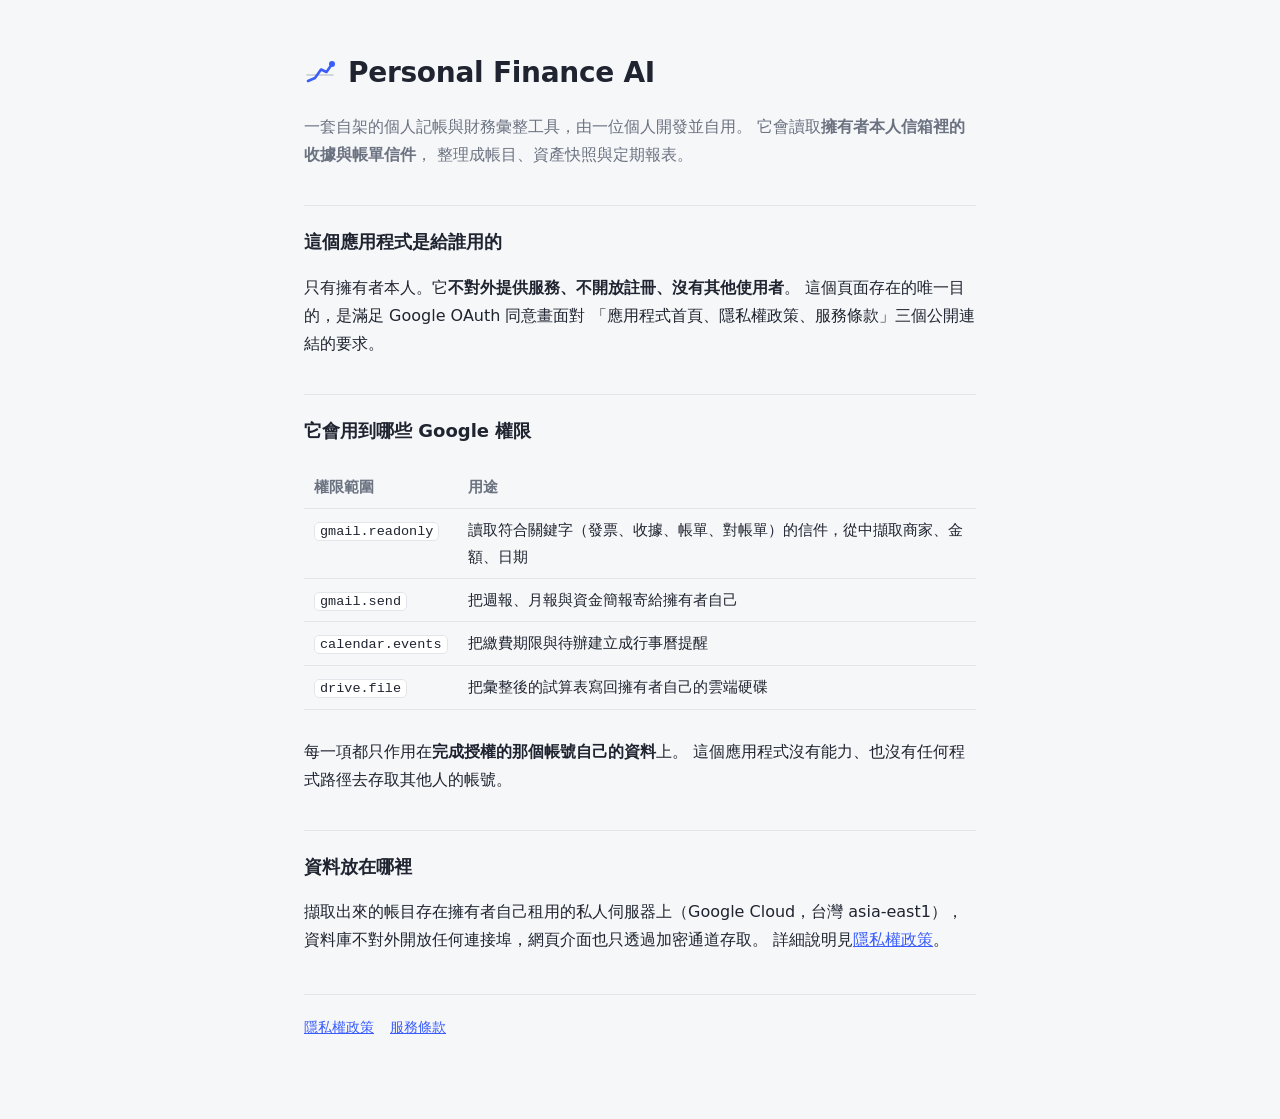
<file: index.html>
<!doctype html>
<html lang="zh-Hant">
  <head>
    <meta charset="UTF-8" />
    <meta name="viewport" content="width=device-width, initial-scale=1.0" />
    <title>Personal Finance AI</title>
    <link rel="stylesheet" href="style.css" />
  </head>
  <body>
    <main>
      <header>
        <!-- 樣式寫在 style.css，不放在 svg 裡的 <style>：在 HTML（不是 XML）裡，
             SVG 的 style 元素不會被限制在那個 svg 內，規則會套到整份文件。
             現在沒撞到東西是運氣，不是設計。 -->
        <svg class="mark" viewBox="0 0 32 32" aria-hidden="true">
          <line x1="3" y1="18" x2="29" y2="18" />
          <path d="M4 24 L11 21 L17 12.5 L22.5 15 L28 7" />
          <circle cx="28" cy="7" r="3" />
        </svg>
        <h1>Personal Finance AI</h1>
      </header>

      <p class="lede">
        一套自架的個人記帳與財務彙整工具，由一位個人開發並自用。
        它會讀取<strong>擁有者本人信箱裡的收據與帳單信件</strong>，
        整理成帳目、資產快照與定期報表。
      </p>

      <h2>這個應用程式是給誰用的</h2>
      <p>
        只有擁有者本人。它<strong>不對外提供服務、不開放註冊、沒有其他使用者</strong>。
        這個頁面存在的唯一目的，是滿足 Google OAuth 同意畫面對
        「應用程式首頁、隱私權政策、服務條款」三個公開連結的要求。
      </p>

      <h2>它會用到哪些 Google 權限</h2>
      <div class="table-wrap">
        <table>
          <tr>
            <th>權限範圍</th>
            <th>用途</th>
          </tr>
          <tr>
            <td><code>gmail.readonly</code></td>
            <td>讀取符合關鍵字（發票、收據、帳單、對帳單）的信件，從中擷取商家、金額、日期</td>
          </tr>
          <tr>
            <td><code>gmail.send</code></td>
            <td>把週報、月報與資金簡報寄給擁有者自己</td>
          </tr>
          <tr>
            <td><code>calendar.events</code></td>
            <td>把繳費期限與待辦建立成行事曆提醒</td>
          </tr>
          <tr>
            <td><code>drive.file</code></td>
            <td>把彙整後的試算表寫回擁有者自己的雲端硬碟</td>
          </tr>
        </table>
      </div>
      <p>
        每一項都只作用在<strong>完成授權的那個帳號自己的資料</strong>上。
        這個應用程式沒有能力、也沒有任何程式路徑去存取其他人的帳號。
      </p>

      <h2>資料放在哪裡</h2>
      <p>
        擷取出來的帳目存在擁有者自己租用的私人伺服器上（Google Cloud，台灣 asia-east1），
        資料庫不對外開放任何連接埠，網頁介面也只透過加密通道存取。
        詳細說明見<a href="privacy.html">隱私權政策</a>。
      </p>

      <nav>
        <a href="privacy.html">隱私權政策</a>
        <a href="terms.html">服務條款</a>
      </nav>
    </main>
  </body>
</html>
</file>
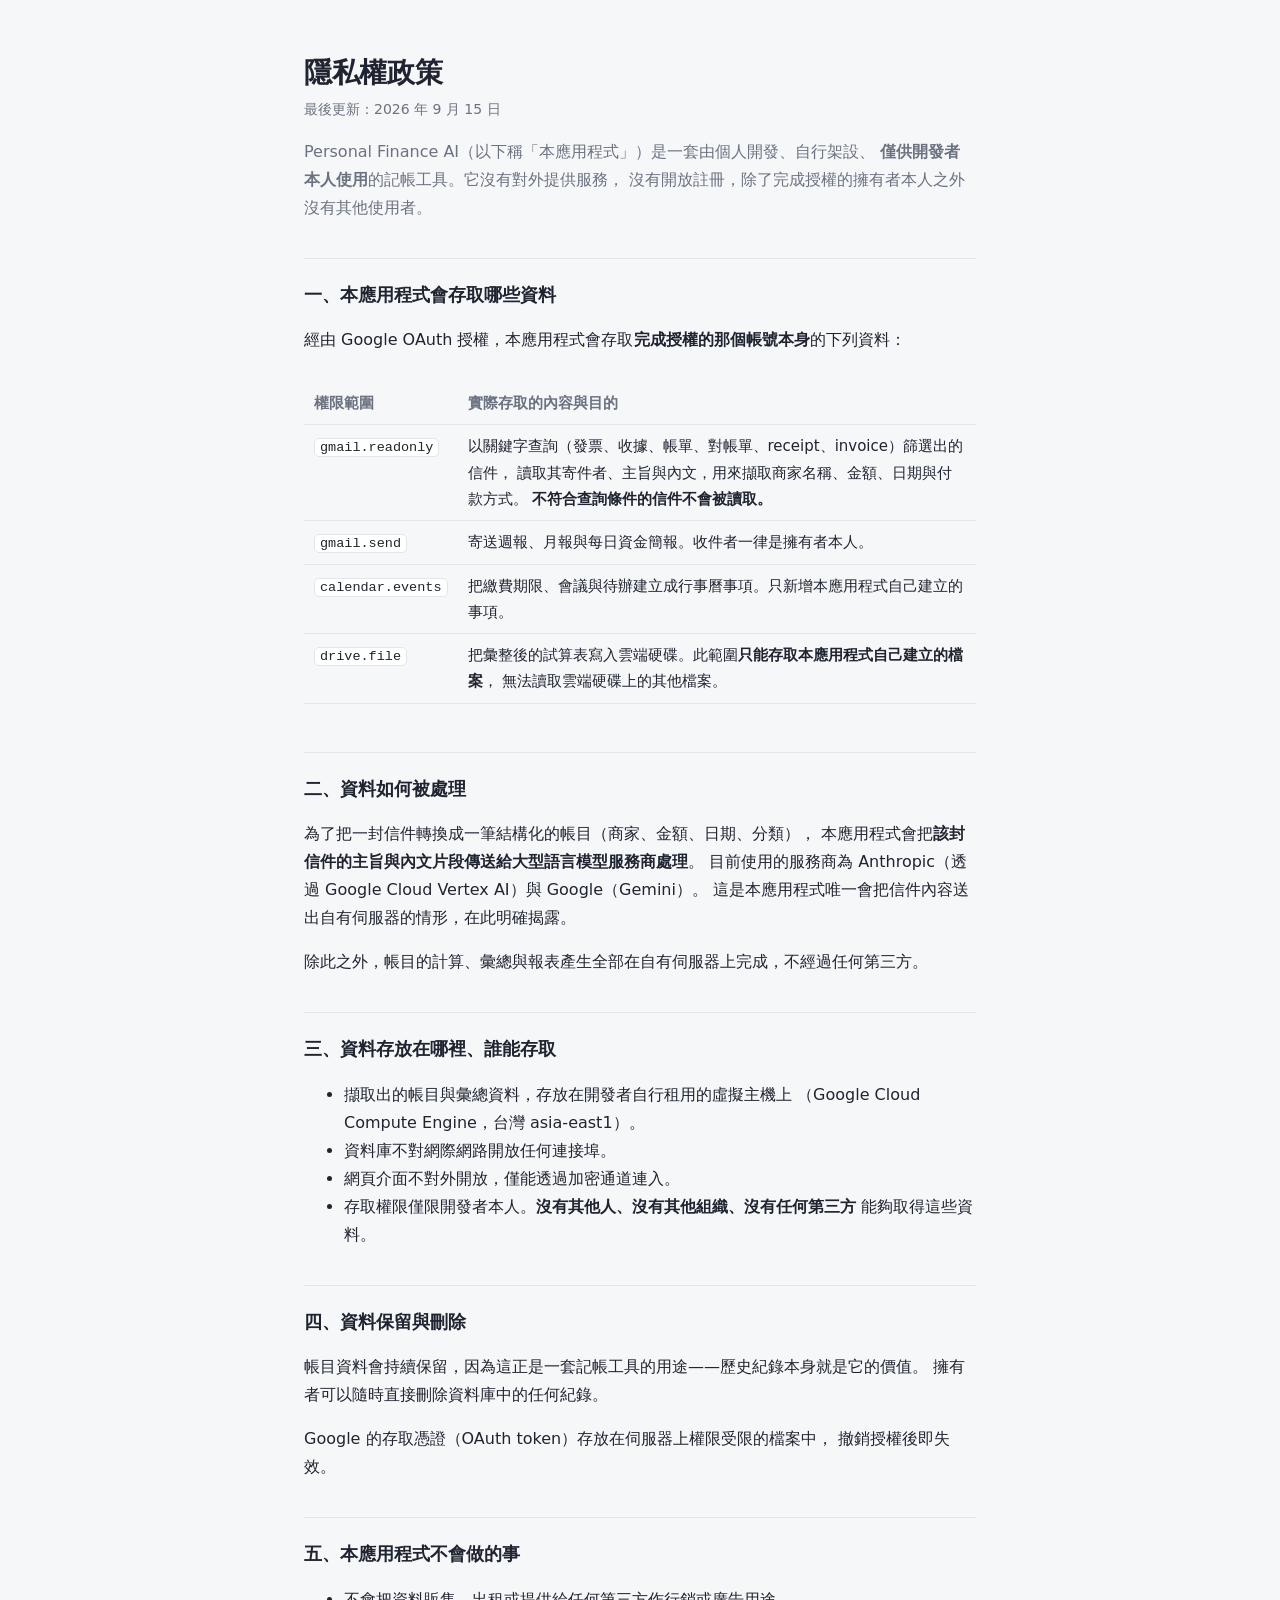
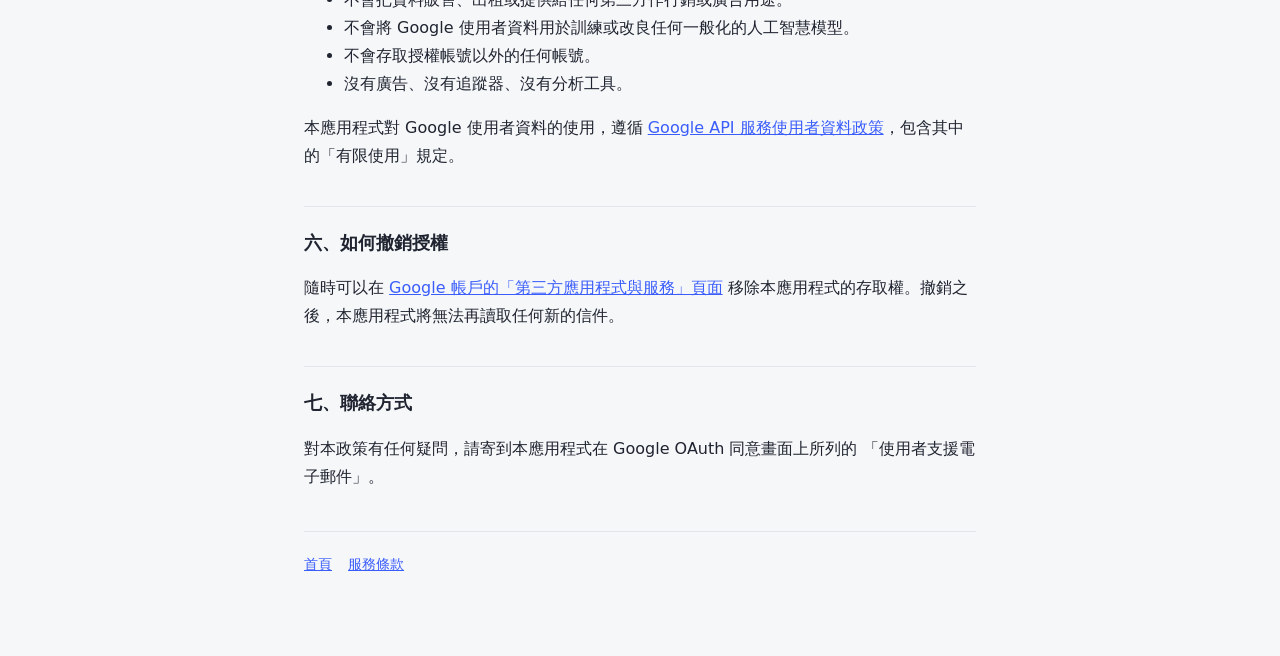
<file: privacy.html>
<!doctype html>
<html lang="zh-Hant">
  <head>
    <meta charset="UTF-8" />
    <meta name="viewport" content="width=device-width, initial-scale=1.0" />
    <title>隱私權政策 — Personal Finance AI</title>
    <link rel="stylesheet" href="style.css" />
  </head>
  <body>
    <main>
      <h1>隱私權政策</h1>
      <p class="updated">最後更新：2026 年 9 月 15 日</p>

      <p class="lede">
        Personal Finance AI（以下稱「本應用程式」）是一套由個人開發、自行架設、
        <strong>僅供開發者本人使用</strong>的記帳工具。它沒有對外提供服務，
        沒有開放註冊，除了完成授權的擁有者本人之外沒有其他使用者。
      </p>

      <h2>一、本應用程式會存取哪些資料</h2>
      <p>經由 Google OAuth 授權，本應用程式會存取<strong>完成授權的那個帳號本身</strong>的下列資料：</p>
      <div class="table-wrap">
        <table>
          <tr>
            <th>權限範圍</th>
            <th>實際存取的內容與目的</th>
          </tr>
          <tr>
            <td><code>gmail.readonly</code></td>
            <td>
              以關鍵字查詢（發票、收據、帳單、對帳單、receipt、invoice）篩選出的信件，
              讀取其寄件者、主旨與內文，用來擷取商家名稱、金額、日期與付款方式。
              <strong>不符合查詢條件的信件不會被讀取。</strong>
            </td>
          </tr>
          <tr>
            <td><code>gmail.send</code></td>
            <td>寄送週報、月報與每日資金簡報。收件者一律是擁有者本人。</td>
          </tr>
          <tr>
            <td><code>calendar.events</code></td>
            <td>把繳費期限、會議與待辦建立成行事曆事項。只新增本應用程式自己建立的事項。</td>
          </tr>
          <tr>
            <td><code>drive.file</code></td>
            <td>
              把彙整後的試算表寫入雲端硬碟。此範圍<strong>只能存取本應用程式自己建立的檔案</strong>，
              無法讀取雲端硬碟上的其他檔案。
            </td>
          </tr>
        </table>
      </div>

      <h2>二、資料如何被處理</h2>
      <p>
        為了把一封信件轉換成一筆結構化的帳目（商家、金額、日期、分類），
        本應用程式會把<strong>該封信件的主旨與內文片段傳送給大型語言模型服務商處理</strong>。
        目前使用的服務商為 Anthropic（透過 Google Cloud Vertex AI）與 Google（Gemini）。
        這是本應用程式唯一會把信件內容送出自有伺服器的情形，在此明確揭露。
      </p>
      <p>
        除此之外，帳目的計算、彙總與報表產生全部在自有伺服器上完成，不經過任何第三方。
      </p>

      <h2>三、資料存放在哪裡、誰能存取</h2>
      <ul>
        <li>
          擷取出的帳目與彙總資料，存放在開發者自行租用的虛擬主機上
          （Google Cloud Compute Engine，台灣 asia-east1）。
        </li>
        <li>資料庫不對網際網路開放任何連接埠。</li>
        <li>網頁介面不對外開放，僅能透過加密通道連入。</li>
        <li>
          存取權限僅限開發者本人。<strong>沒有其他人、沒有其他組織、沒有任何第三方</strong>
          能夠取得這些資料。
        </li>
      </ul>

      <h2>四、資料保留與刪除</h2>
      <p>
        帳目資料會持續保留，因為這正是一套記帳工具的用途——歷史紀錄本身就是它的價值。
        擁有者可以隨時直接刪除資料庫中的任何紀錄。
      </p>
      <p>
        Google 的存取憑證（OAuth token）存放在伺服器上權限受限的檔案中，
        撤銷授權後即失效。
      </p>

      <h2>五、本應用程式不會做的事</h2>
      <ul>
        <li>不會把資料販售、出租或提供給任何第三方作行銷或廣告用途。</li>
        <li>不會將 Google 使用者資料用於訓練或改良任何一般化的人工智慧模型。</li>
        <li>不會存取授權帳號以外的任何帳號。</li>
        <li>沒有廣告、沒有追蹤器、沒有分析工具。</li>
      </ul>
      <p>
        本應用程式對 Google 使用者資料的使用，遵循
        <a href="https://developers.google.com/terms/api-services-user-data-policy" rel="noopener" target="_blank"
          >Google API 服務使用者資料政策</a
        >，包含其中的「有限使用」規定。
      </p>

      <h2>六、如何撤銷授權</h2>
      <p>
        隨時可以在
        <a href="https://myaccount.google.com/permissions" rel="noopener" target="_blank"
          >Google 帳戶的「第三方應用程式與服務」頁面</a
        >
        移除本應用程式的存取權。撤銷之後，本應用程式將無法再讀取任何新的信件。
      </p>

      <h2>七、聯絡方式</h2>
      <p>
        對本政策有任何疑問，請寄到本應用程式在 Google OAuth 同意畫面上所列的
        「使用者支援電子郵件」。
      </p>

      <nav>
        <a href="index.html">首頁</a>
        <a href="terms.html">服務條款</a>
      </nav>
    </main>
  </body>
</html>
</file>
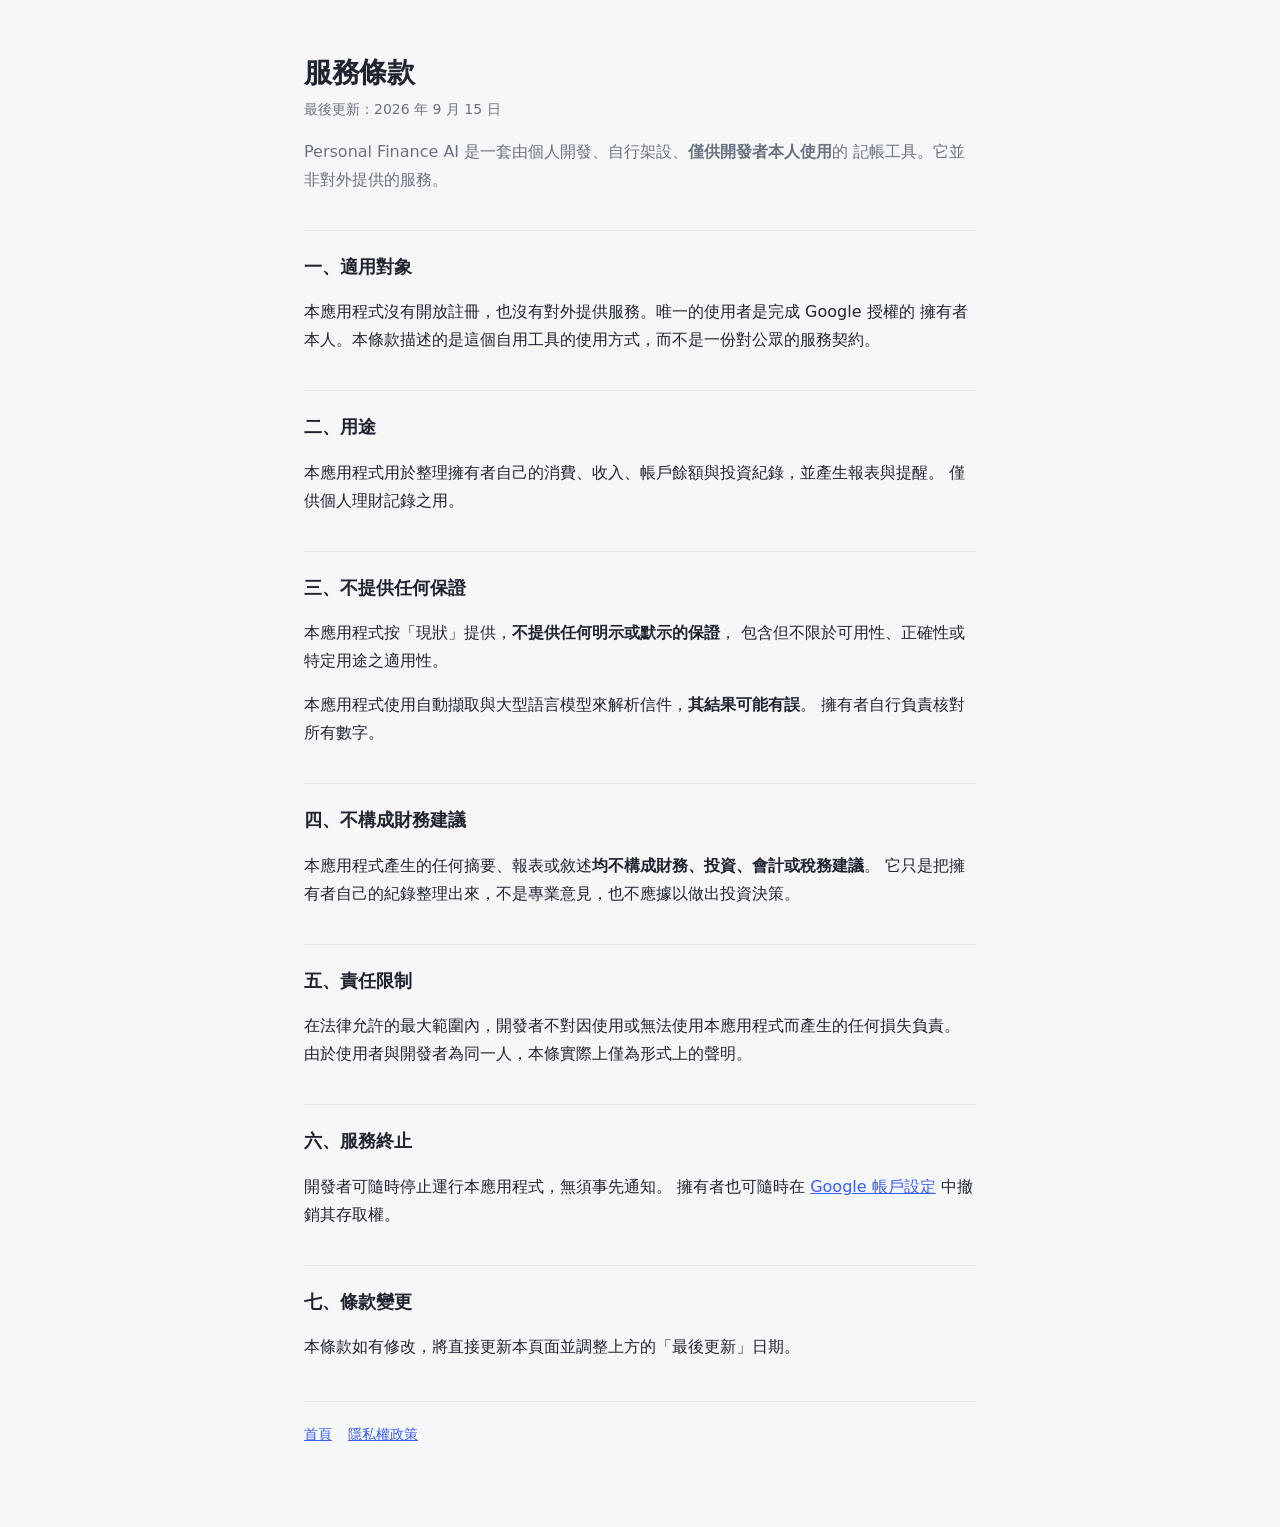
<file: terms.html>
<!doctype html>
<html lang="zh-Hant">
  <head>
    <meta charset="UTF-8" />
    <meta name="viewport" content="width=device-width, initial-scale=1.0" />
    <title>服務條款 — Personal Finance AI</title>
    <link rel="stylesheet" href="style.css" />
  </head>
  <body>
    <main>
      <h1>服務條款</h1>
      <p class="updated">最後更新：2026 年 9 月 15 日</p>

      <p class="lede">
        Personal Finance AI 是一套由個人開發、自行架設、<strong>僅供開發者本人使用</strong>的
        記帳工具。它並非對外提供的服務。
      </p>

      <h2>一、適用對象</h2>
      <p>
        本應用程式沒有開放註冊，也沒有對外提供服務。唯一的使用者是完成 Google 授權的
        擁有者本人。本條款描述的是這個自用工具的使用方式，而不是一份對公眾的服務契約。
      </p>

      <h2>二、用途</h2>
      <p>
        本應用程式用於整理擁有者自己的消費、收入、帳戶餘額與投資紀錄，並產生報表與提醒。
        僅供個人理財記錄之用。
      </p>

      <h2>三、不提供任何保證</h2>
      <p>
        本應用程式按「現狀」提供，<strong>不提供任何明示或默示的保證</strong>，
        包含但不限於可用性、正確性或特定用途之適用性。
      </p>
      <p>
        本應用程式使用自動擷取與大型語言模型來解析信件，<strong>其結果可能有誤</strong>。
        擁有者自行負責核對所有數字。
      </p>

      <h2>四、不構成財務建議</h2>
      <p>
        本應用程式產生的任何摘要、報表或敘述<strong>均不構成財務、投資、會計或稅務建議</strong>。
        它只是把擁有者自己的紀錄整理出來，不是專業意見，也不應據以做出投資決策。
      </p>

      <h2>五、責任限制</h2>
      <p>
        在法律允許的最大範圍內，開發者不對因使用或無法使用本應用程式而產生的任何損失負責。
        由於使用者與開發者為同一人，本條實際上僅為形式上的聲明。
      </p>

      <h2>六、服務終止</h2>
      <p>
        開發者可隨時停止運行本應用程式，無須事先通知。
        擁有者也可隨時在
        <a href="https://myaccount.google.com/permissions" rel="noopener" target="_blank">Google 帳戶設定</a>
        中撤銷其存取權。
      </p>

      <h2>七、條款變更</h2>
      <p>本條款如有修改，將直接更新本頁面並調整上方的「最後更新」日期。</p>

      <nav>
        <a href="index.html">首頁</a>
        <a href="privacy.html">隱私權政策</a>
      </nav>
    </main>
  </body>
</html>
</file>
<file: style.css>
/* 這三頁存在的唯一理由是 Google 的 OAuth 同意畫面要求「應用程式網域」
   必須有首頁、隱私權政策、服務條款三個公開網址，否則不給把應用程式
   從「測試」發布成「正式版」——而不發布的話 refresh token 每 7 天過期一次。
   詳見同目錄的 README.md。

   刻意不用任何外部資源（沒有 Google Fonts、沒有 CDN）：這三頁是給
   Google 的審查機制與你自己看的，載入速度與可用性比好看重要，
   而且少一個「某天第三方掛掉就變成空白頁」的失敗點。 */

:root {
  color-scheme: light dark;
  --bg: #f6f7f9;
  --surface: #ffffff;
  --border: #e2e5ea;
  --text: #1f2430;
  --muted: #6b7280;
  --accent: #3a5dfb;
}

@media (prefers-color-scheme: dark) {
  :root {
    --bg: #14161a;
    --surface: #1c1f25;
    --border: #2e333c;
    --text: #e6e8ec;
    --muted: #9aa1ad;
    --accent: #7a92ff;
  }
}

* {
  box-sizing: border-box;
}

body {
  margin: 0;
  background: var(--bg);
  color: var(--text);
  font-family: system-ui, -apple-system, "Segoe UI", "Noto Sans TC", sans-serif;
  line-height: 1.75;
}

main {
  max-width: 720px;
  margin: 0 auto;
  padding: 48px 24px 80px;
}

header {
  display: flex;
  align-items: center;
  gap: 12px;
  margin-bottom: 8px;
}

/* 系統標誌「淨值線」。跟 web/src/components/BrandMark.vue 是同一個圖，
   但這裡是獨立站台、拿不到 app 的 token，所以色碼跟 web/public/favicon.svg
   一樣寫死一次。零線用的是把 text-muted 壓透明後混出來的灰，
   不是 border（border 疊在底色上只有 1.26:1，等於看不見）。 */
header svg.mark {
  width: 32px;
  height: 32px;
  flex: none;
}

header svg.mark line {
  stroke: #c5cad2;
  stroke-width: 1.5;
  stroke-linecap: round;
}

header svg.mark path {
  fill: none;
  stroke: #3a5dfb;
  stroke-width: 2.6;
  stroke-linecap: round;
  stroke-linejoin: round;
}

header svg.mark circle {
  fill: #3a5dfb;
}

@media (prefers-color-scheme: dark) {
  header svg.mark line {
    stroke: #464c57;
  }

  header svg.mark path {
    stroke: #7a92ff;
  }

  header svg.mark circle {
    fill: #7a92ff;
  }
}

h1 {
  font-size: 28px;
  margin: 0;
  letter-spacing: -0.01em;
}

h2 {
  font-size: 18px;
  margin: 36px 0 8px;
  padding-top: 20px;
  border-top: 1px solid var(--border);
}

p,
li {
  color: var(--text);
}

.lede,
.updated {
  color: var(--muted);
}

.updated {
  font-size: 14px;
  margin-top: 0;
}

a {
  color: var(--accent);
}

nav {
  margin-top: 40px;
  padding-top: 20px;
  border-top: 1px solid var(--border);
  display: flex;
  flex-wrap: wrap;
  gap: 16px;
  font-size: 14px;
}

table {
  width: 100%;
  border-collapse: collapse;
  margin: 12px 0;
  font-size: 15px;
}

th,
td {
  text-align: left;
  padding: 8px 10px;
  border-bottom: 1px solid var(--border);
  vertical-align: top;
}

th {
  color: var(--muted);
  font-weight: 600;
  white-space: nowrap;
}

code {
  background: var(--surface);
  border: 1px solid var(--border);
  border-radius: 5px;
  padding: 1px 5px;
  font-size: 13.5px;
}

/* 表格在窄螢幕要自己捲，不要把整頁撐寬 */
.table-wrap {
  overflow-x: auto;
}
</file>
